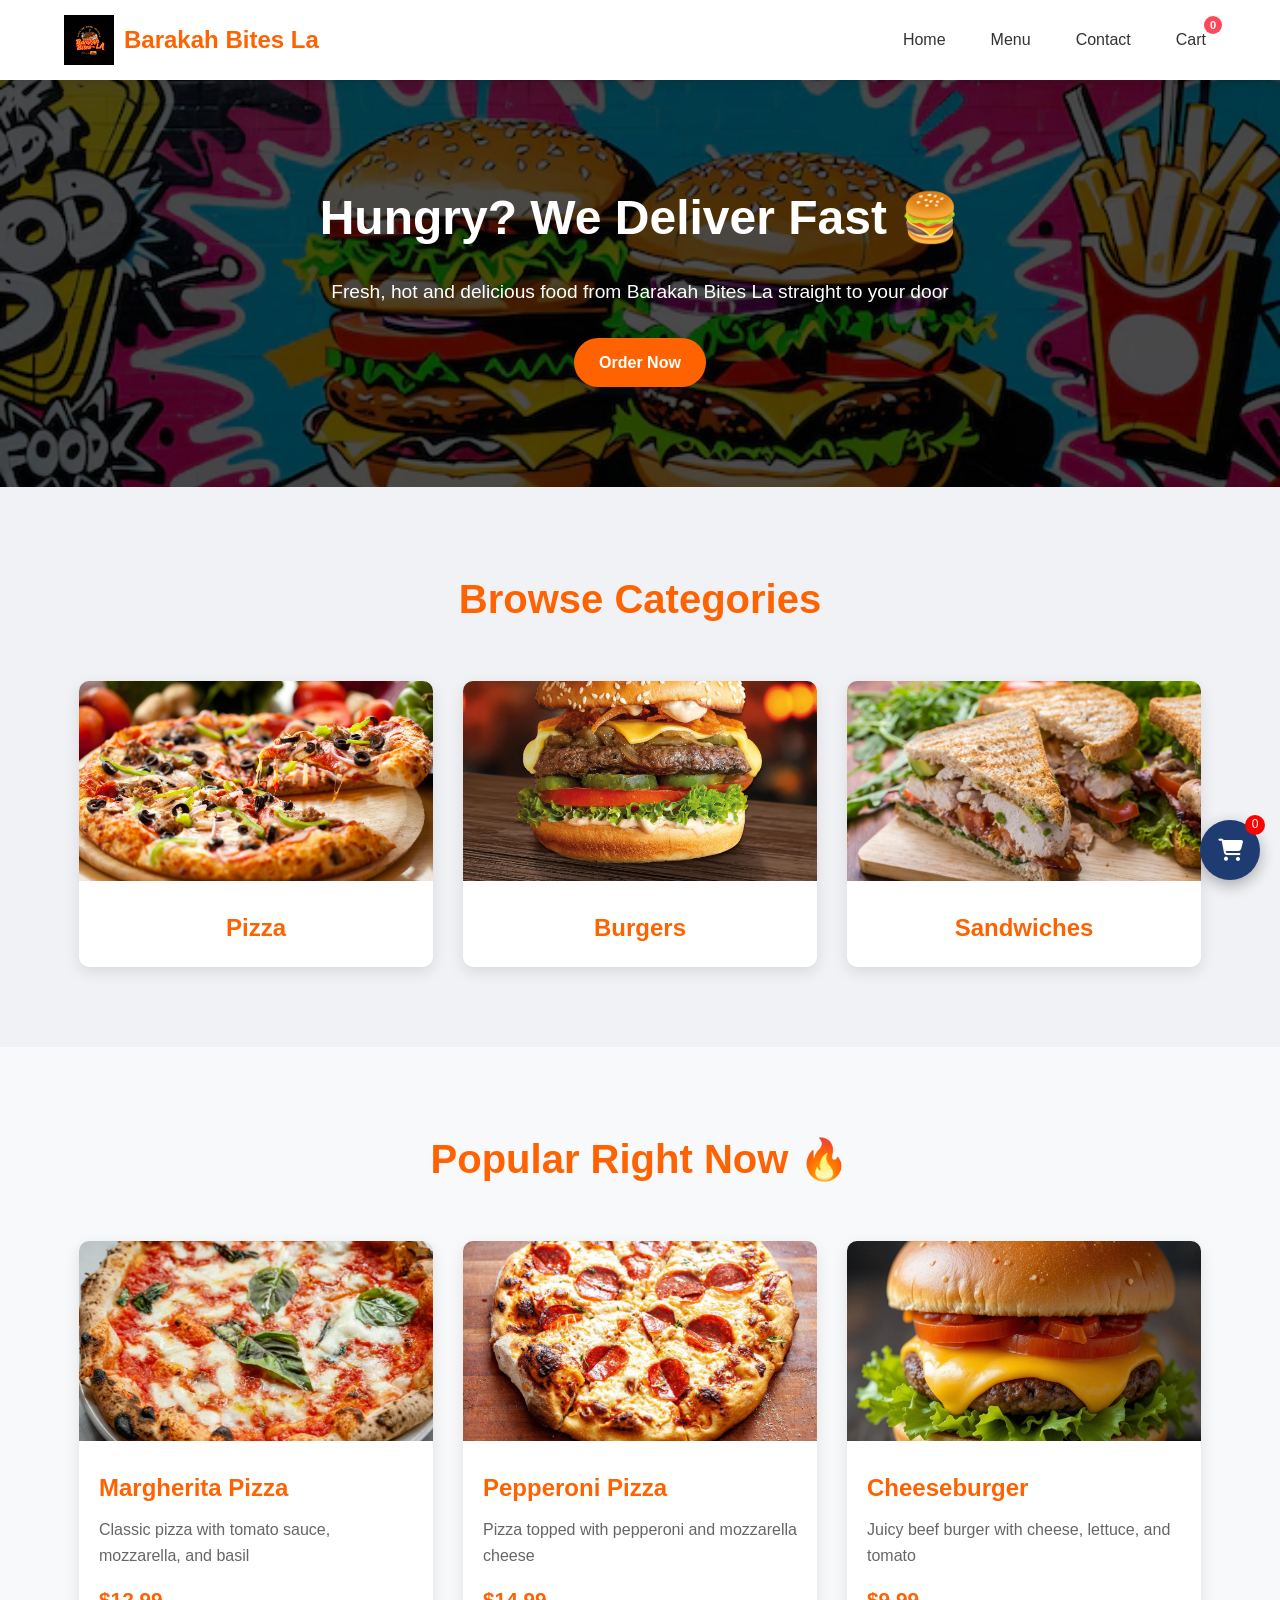
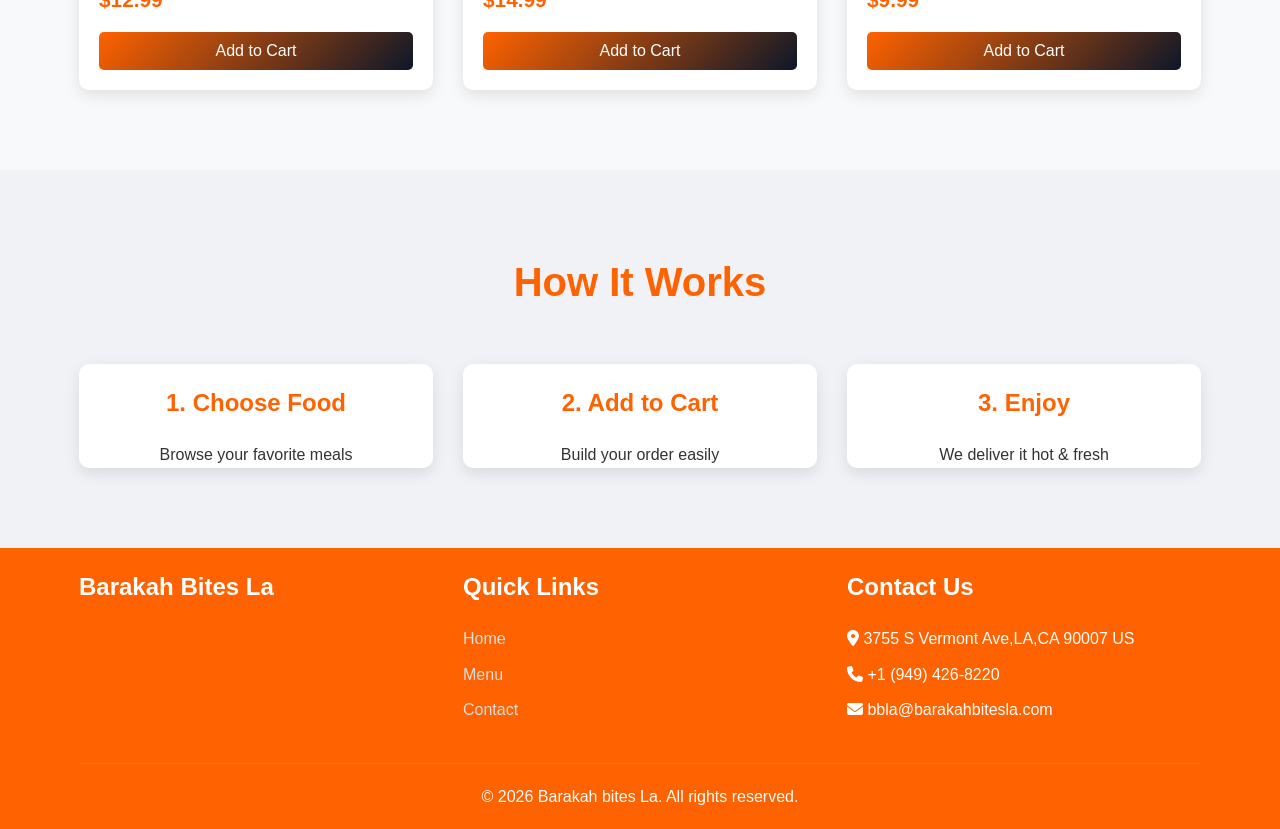
<file: index.html>
<!DOCTYPE html>
<html lang="en">
<head>
    <meta charset="UTF-8">
    <meta name="viewport" content="width=device-width, initial-scale=1.0">
    <title>About Us - Barakah Bites</title>
    <link rel="stylesheet" href="style.css">
    <link rel="stylesheet" href="https://cdnjs.cloudflare.com/ajax/libs/font-awesome/6.4.0/css/all.min.css">
</head>
<body>
    <!-- Header Section -->
    <header>
        <div class="container">
            <div class="logo">
                <img src="images/img1.jpeg" alt="Barakah Bites Logo">
                <h1>Barakah Bites La</h1>
            </div>
            <nav>
                <ul class="nav-links" id="navLinks">
                    <li><a href="index.html">Home</a></li>
                    <li><a href="menu.html">Menu</a></li>
                    <li><a href="contact.html">Contact</a></li>
                    <li><a href="#" id="cartLink">Cart <span class="cart-count">0</span></a></li>
                </ul>
            </nav>
            <div class="menu-toggle" id="menuToggle">
    <i class="fas fa-bars"></i>
</div>
        </div>
    </header>

    <!-- HERO SECTION -->
<section class="hero">
    <div class="hero-content">
        <h1>Hungry? We Deliver Fast 🍔</h1>
        <p>Fresh, hot and delicious food from Barakah Bites La straight to your door</p>
        <a href="menu.html" class="btn-primary">Order Now</a>
    </div>
</section>

<!-- CATEGORIES -->
<section class="categories">
    <div class="container">
        <h2>Browse Categories</h2>

        <div class="category-grid">

            <a href="menu.html?category=pizza" class="category-card">
                <img src="images/pizza.jpg" alt="Pizza">
                <h3>Pizza</h3>
            </a>

            <a href="menu.html?category=burger" class="category-card">
                <img src="images/burger.jpg" alt="Burger">
                <h3>Burgers</h3>
            </a>

            <a href="menu.html?category=sandwich" class="category-card">
                <img src="images/sandwich.jpg" alt="Sandwich">
                <h3>Sandwiches</h3>
            </a>

        </div>
    </div>
</section>

<!-- FEATURED -->
<section class="featured">
    <div class="container">
        <h2>Popular Right Now 🔥</h2>
        <div id="featuredFoods" class="food-grid"></div>
    </div>
</section>

<!-- HOW IT WORKS -->
<section class="how-it-works">
    <div class="container">
        <h2>How It Works</h2>
        <div class="category-grid">
            <div class="category-card">
                <h3>1. Choose Food</h3>
                <p>Browse your favorite meals</p>
            </div>
            <div class="category-card">
                <h3>2. Add to Cart</h3>
                <p>Build your order easily</p>
            </div>
            <div class="category-card">
                <h3>3. Enjoy</h3>
                <p>We deliver it hot & fresh</p>
            </div>
        </div>
    </div>
</section>

    <!-- Cart Modal -->
    <div class="cart-modal" id="cartModal">
        <div class="cart-content">
            <div class="cart-header">
                <h2>Your Cart</h2>
                <span class="close-btn" id="closeCart">&times;</span>
            </div>
            <div class="cart-body">
                <div id="cartItems">
                    <!-- Cart items will be loaded here -->
                    <p class="empty-cart-message">Your cart is empty</p>
                </div>
                <div class="cart-footer">
                    <div class="cart-total">
                        <h3>Total: $<span id="cartTotal">0.00</span></h3>
                    </div>
                    <button class="btn-primary checkout-btn" id="checkoutBtn">Checkout</button>
                </div>
            </div>
        </div>
    </div>

    <div class="cart-modal" id="orderFormModal">
    <div class="cart-content">
        <div class="cart-header">
            <h2>Delivery Details</h2>
            <span class="close-btn" id="closeForm">&times;</span>
        </div>

        <div class="cart-body">
            <input type="text" id="custName" placeholder="Full Name" />
            <input type="text" id="custPhone" placeholder="Phone Number" />
            <textarea id="custAddress" placeholder="Delivery Address"></textarea>

            <button class="btn-primary" id="sendWhatsApp">Send Order</button>
        </div>
    </div>
</div>

    <!-- Footer -->
    <footer>
        <div class="container">
            <div class="footer-content">
                <div class="footer-section">
                    <h3>Barakah Bites La</h3>
                </div>
                <div class="footer-section">
                    <h3>Quick Links</h3>
                    <ul>
                        <li><a href="index.html">Home</a></li>
                        <li><a href="menu.html">Menu</a></li>
                        <li><a href="contact.html">Contact</a></li>
                    </ul>
                </div>
                <div class="footer-section">
                    <h3>Contact Us</h3>
                    <p><i class="fas fa-map-marker-alt"></i> 3755 S Vermont Ave,LA,CA 90007 US</p>
                    <p><i class="fas fa-phone"></i> +1 (949) 426-8220</p>
                    <p><i class="fas fa-envelope"></i> bbla@barakahbitesla.com</p>
                </div>
            </div>
            <div class="footer-bottom">
                <p>&copy; 2026 Barakah bites La. All rights reserved.</p>
            </div>
        </div>
    </footer>

    <script src="script.js"></script>
    <div class="floating-cart" id="floatingCart">
    <i class="fas fa-shopping-cart"></i>
    <span id="floatingCartCount">0</span>
</div>

</body>
</html>
</file>
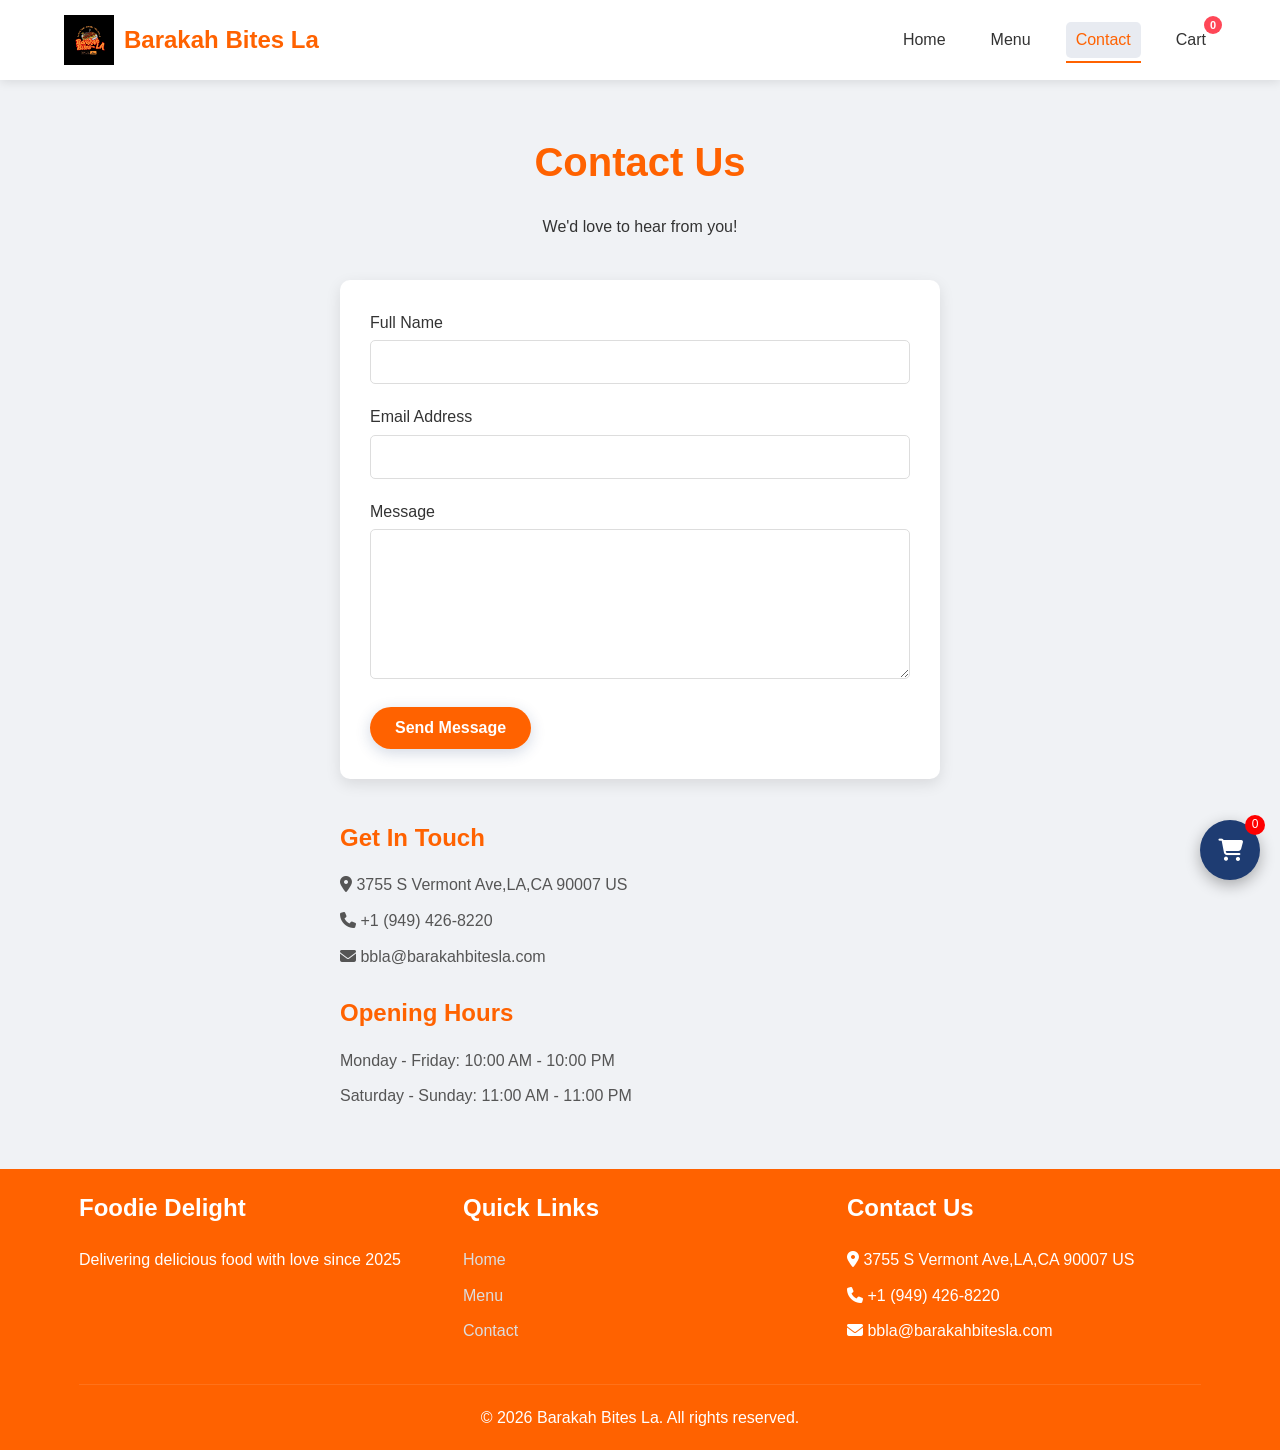
<file: contact.html>
<!DOCTYPE html>
<html lang="en">
<head>
    <meta charset="UTF-8">
    <meta name="viewport" content="width=device-width, initial-scale=1.0">
    <title>Contact Us - Barakah Bites La</title>
    <link rel="stylesheet" href="style.css">
    <link rel="stylesheet" href="https://cdnjs.cloudflare.com/ajax/libs/font-awesome/6.4.0/css/all.min.css">
</head>
<body>
    <!-- Header Section -->
    <header>
        <div class="container">
            <div class="logo">
                <img src="images/img1.jpeg" alt="Barakah Bites La Logo">
                <h1>Barakah Bites La</h1>
            </div>
            <nav>
                <ul class="nav-links" id="navLinks">
                    <li><a href="index.html">Home</a></li>
                    <li><a href="menu.html">Menu</a></li>
                    <li><a href="contact.html" class="active">Contact</a></li>
                    <li><a href="#" id="cartLink">Cart <span class="cart-count">0</span></a></li>
                </ul>
            </nav>
            <div class="menu-toggle" id="menuToggle">
    <i class="fas fa-bars"></i>
</div>
        </div>
    </header>

    <!-- Contact Section -->
    <section class="contact-page">
        <div class="container">
            <div class="contact-header">
                <h1>Contact Us</h1>
                <p>We'd love to hear from you!</p>
            </div>
            
            <div class="contact-form">
                <form id="contactForm">
                    <div class="form-group">
                        <label for="name">Full Name</label>
                        <input type="text" id="name" name="name" required>
                    </div>
                    
                    <div class="form-group">
                        <label for="email">Email Address</label>
                        <input type="email" id="email" name="email" required>
                    </div>
                    
                    <div class="form-group">
                        <label for="message">Message</label>
                        <textarea id="message" name="message" required></textarea>
                    </div>
                    
                    <button type="submit" class="btn-primary">Send Message</button>
                </form>
            </div>
            
            <div class="contact-info">
                <div class="about-content">
                    <h2>Get In Touch</h2>
                    <p><i class="fas fa-map-marker-alt"></i> 3755 S Vermont Ave,LA,CA 90007 US</p>
                    <p><i class="fas fa-phone"></i> +1 (949) 426-8220</p>
                    <p><i class="fas fa-envelope"></i> bbla@barakahbitesla.com</p>
                    
                    <h2>Opening Hours</h2>
                    <p>Monday - Friday: 10:00 AM - 10:00 PM</p>
                    <p>Saturday - Sunday: 11:00 AM - 11:00 PM</p>
                </div>
            </div>
        </div>
    </section>

    <!-- Cart Modal -->
    <div class="cart-modal" id="cartModal">
        <div class="cart-content">
            <div class="cart-header">
                <h2>Your Cart</h2>
                <span class="close-btn" id="closeCart">&times;</span>
            </div>
            <div class="cart-body">
                <div id="cartItems">
                    <!-- Cart items will be loaded here -->
                    <p class="empty-cart-message">Your cart is empty</p>
                </div>
                <div class="cart-footer">
                    <div class="cart-total">
                        <h3>Total: $<span id="cartTotal">0.00</span></h3>
                    </div>
                    <button class="btn-primary checkout-btn" id="checkoutBtn">Checkout</button>
                </div>
            </div>
        </div>
    </div>

    <div class="cart-modal" id="orderFormModal">
    <div class="cart-content">
        <div class="cart-header">
            <h2>Delivery Details</h2>
            <span class="close-btn" id="closeForm">&times;</span>
        </div>

        <div class="cart-body">
            <input type="text" id="custName" placeholder="Full Name" />
            <input type="text" id="custPhone" placeholder="Phone Number" />
            <textarea id="custAddress" placeholder="Delivery Address"></textarea>

            <button class="btn-primary" id="sendWhatsApp">Send Order</button>
        </div>
    </div>
</div>

    <!-- Footer -->
    <footer>
        <div class="container">
            <div class="footer-content">
                <div class="footer-section">
                    <h3>Foodie Delight</h3>
                    <p>Delivering delicious food with love since 2025</p>
                </div>
                <div class="footer-section">
                    <h3>Quick Links</h3>
                    <ul>
                        <li><a href="index.html">Home</a></li>
                        <li><a href="menu.html">Menu</a></li>
                        <li><a href="contact.html">Contact</a></li>
                    </ul>
                </div>
                <div class="footer-section">
                    <h3>Contact Us</h3>
                   <p><i class="fas fa-map-marker-alt"></i> 3755 S Vermont Ave,LA,CA 90007 US</p>
                    <p><i class="fas fa-phone"></i> +1 (949) 426-8220</p>
                    <p><i class="fas fa-envelope"></i> bbla@barakahbitesla.com</p>
                </div>
            </div>
            <div class="footer-bottom">
                <p>&copy; 2026 Barakah Bites La. All rights reserved.</p>
            </div>
        </div>
    </footer>

    <script src="script.js"></script>
    <div class="floating-cart" id="floatingCart">
    <i class="fas fa-shopping-cart"></i>
    <span id="floatingCartCount">0</span>
</div>

</body>
</html>
</file>
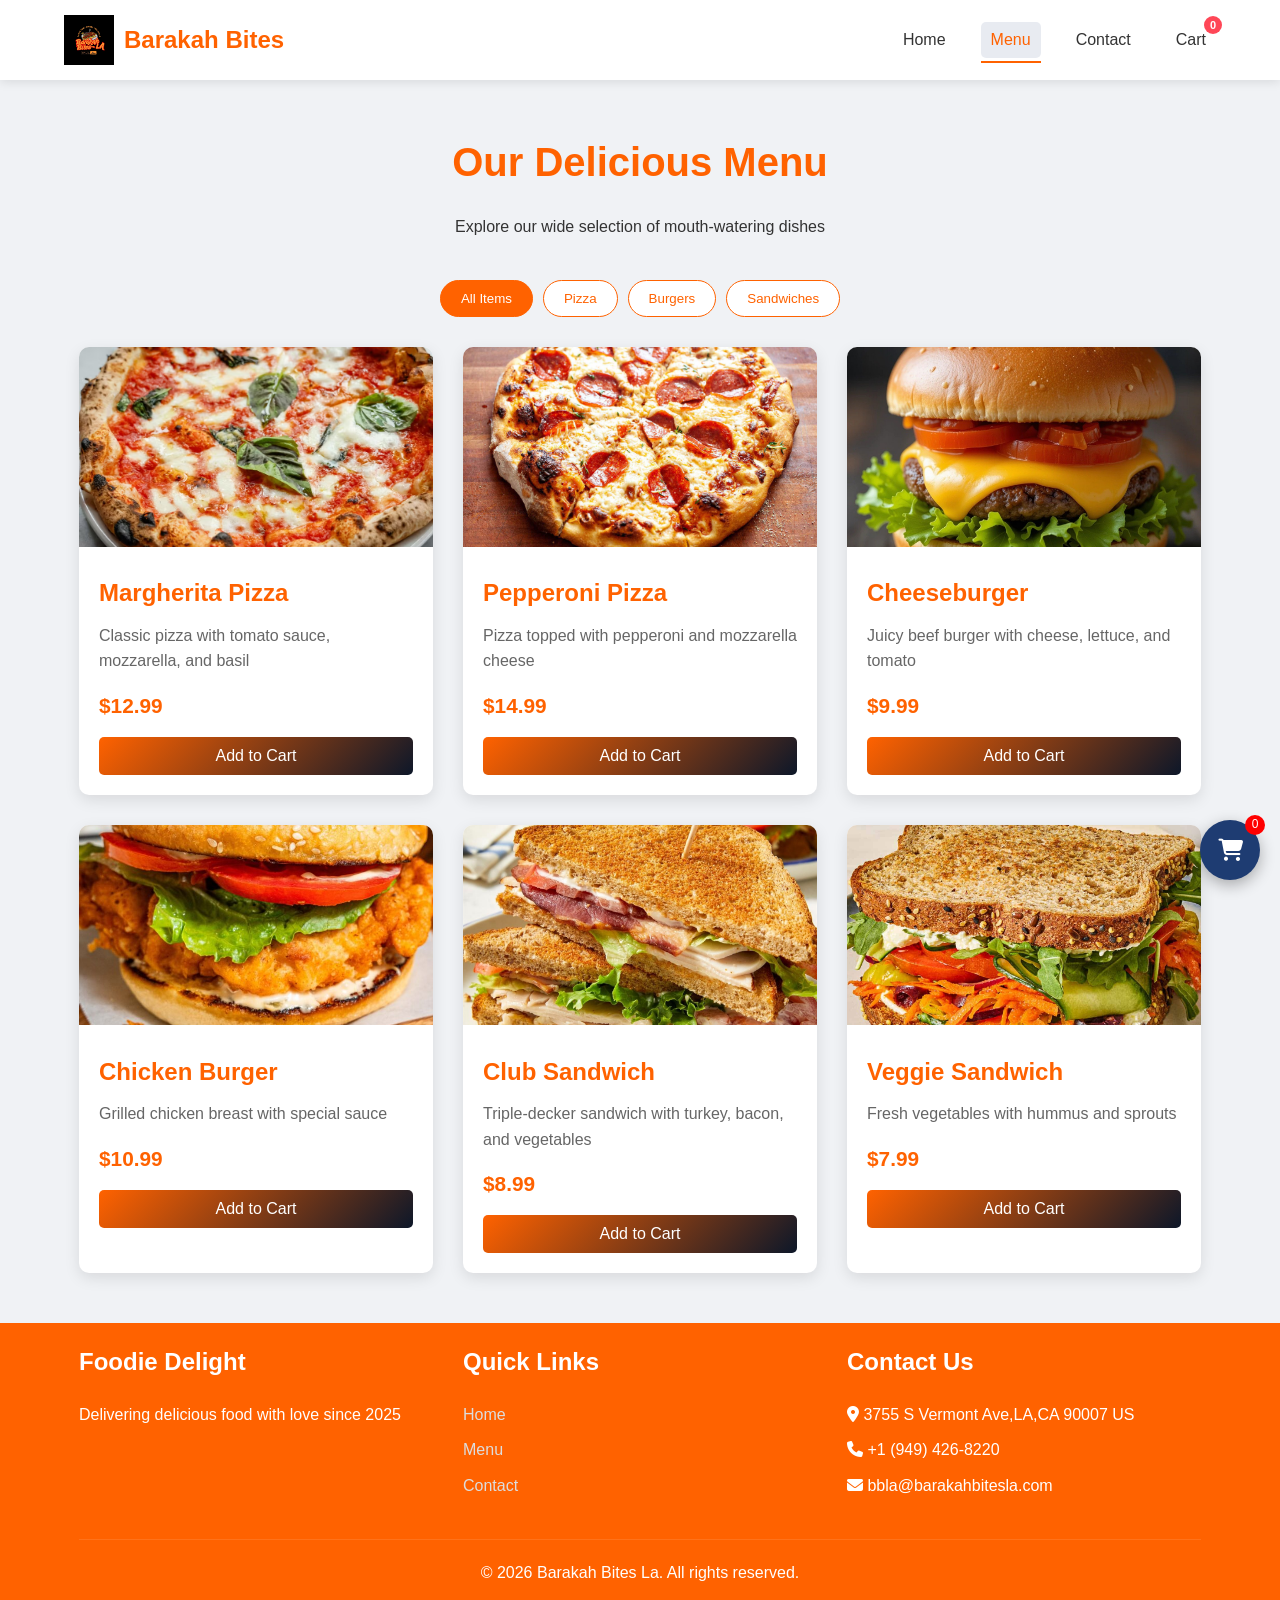
<file: menu.html>
<!DOCTYPE html>
<html lang="en">
<head>
    <meta charset="UTF-8">
    <meta name="viewport" content="width=device-width, initial-scale=1.0">
    <title>Our Menu - Barakah Bites La</title>
    <link rel="stylesheet" href="style.css">
    <link rel="stylesheet" href="https://cdnjs.cloudflare.com/ajax/libs/font-awesome/6.4.0/css/all.min.css">
</head>
<body>
    <!-- Header Section -->
    <header>
        <div class="container">
            <div class="logo">
                <img src="images/img1.jpeg" alt="Barakah Bites Logo">
                <h1>Barakah Bites</h1>
            </div>
            <nav>
                <ul class="nav-links" id="navLinks">
                    <li><a href="index.html">Home</a></li>
                    <li><a href="menu.html" class="active">Menu</a></li>
                    <li><a href="contact.html">Contact</a></li>
                    <li><a href="#" id="cartLink">Cart <span class="cart-count">0</span></a></li>
                </ul>
            </nav>
            <div class="menu-toggle" id="menuToggle">
    <i class="fas fa-bars"></i>
</div>
        </div>
    </header>

    <!-- Menu Section -->
    <section class="menu-page">
        <div class="container">
            <div class="menu-header">
                <h1>Our Delicious Menu</h1>
                <p>Explore our wide selection of mouth-watering dishes</p>
            </div>
            
            <div class="filter-buttons">
                <button class="filter-btn active" data-category="all">All Items</button>
                <button class="filter-btn" data-category="pizza">Pizza</button>
                <button class="filter-btn" data-category="burger">Burgers</button>
                <button class="filter-btn" data-category="sandwich">Sandwiches</button>
            </div>
            
            <div class="food-grid" id="menuFoods">
                <!-- Menu items will be loaded here by JavaScript -->
            </div>
        </div>
    </section>

    <!-- Cart Modal -->
    <div class="cart-modal" id="cartModal">
        <div class="cart-content">
            <div class="cart-header">
                <h2>Your Cart</h2>
                <span class="close-btn" id="closeCart">&times;</span>
            </div>
            <div class="cart-body">
                <div id="cartItems">
                    <!-- Cart items will be loaded here -->
                    <p class="empty-cart-message">Your cart is empty</p>
                </div>
                <div class="cart-footer">
                    <div class="cart-total">
                        <h3>Total: $<span id="cartTotal">0.00</span></h3>
                    </div>
                    <button class="btn-primary checkout-btn" id="checkoutBtn">Checkout</button>
                </div>
            </div>
        </div>
    </div>

    <div class="cart-modal" id="orderFormModal">
    <div class="cart-content">
        <div class="cart-header">
            <h2>Delivery Details</h2>
            <span class="close-btn" id="closeForm">&times;</span>
        </div>

        <div class="cart-body">
            <input type="text" id="custName" placeholder="Full Name" />
            <input type="text" id="custPhone" placeholder="Phone Number" />
            <textarea id="custAddress" placeholder="Delivery Address"></textarea>

            <button class="btn-primary" id="sendWhatsApp">Send Order</button>
        </div>
    </div>
</div>

    <!-- Footer -->
    <footer>
        <div class="container">
            <div class="footer-content">
                <div class="footer-section">
                    <h3>Foodie Delight</h3>
                    <p>Delivering delicious food with love since 2025</p>
                </div>
                <div class="footer-section">
                    <h3>Quick Links</h3>
                    <ul>
                        <li><a href="index.html">Home</a></li>
                        <li><a href="menu.html">Menu</a></li>
                        <li><a href="contact.html">Contact</a></li>
                    </ul>
                </div>
                <div class="footer-section">
                    <h3>Contact Us</h3>
                    <p><i class="fas fa-map-marker-alt"></i> 3755 S Vermont Ave,LA,CA 90007 US</p>
                    <p><i class="fas fa-phone"></i> +1 (949) 426-8220</p>
                    <p><i class="fas fa-envelope"></i> bbla@barakahbitesla.com</p>
                </div>
            </div>
            <div class="footer-bottom">
                <p>&copy; 2026 Barakah Bites La. All rights reserved.</p>
            </div>
        </div>
    </footer>

    <script src="script.js"></script>
    <div class="floating-cart" id="floatingCart">
    <i class="fas fa-shopping-cart"></i>
    <span id="floatingCartCount">0</span>
</div>

</body>
</html>
</file>
<file: style.css>
/* Global Styles */
* {
    margin: 0;
    padding: 0;
    box-sizing: border-box;
}

body {
    font-family: 'Segoe UI', Tahoma, Geneva, Verdana, sans-serif;
    background-color: #f0f2f5;
    color: #333;
    line-height: 1.6;
}

.container {
    width: 90%;
    max-width: 1200px;
    margin: 0 auto;
    padding: 0 15px;
}

.btn-primary {
    display: inline-block;
    background: linear-gradient(135deg, #ff6200, #ff6200);
    color: white;
    padding: 12px 25px;
    border: none;
    border-radius: 30px;
    cursor: pointer;
    font-size: 16px;
    font-weight: 600;
    text-decoration: none;
    transition: all 0.3s ease;
    box-shadow: 0 4px 15px rgba(30, 60, 114, 0.2);
}

.btn-primary:hover {
    background: linear-gradient(135deg, #ff6200, #ff6200);
    transform: translateY(-2px);
    box-shadow: 0 6px 20px rgba(30, 60, 114, 0.3);
}

/* Header Styles */
header {
    background: white;
    box-shadow: 0 2px 10px rgba(0, 0, 0, 0.1);
    position: sticky;
    top: 0;
    z-index: 1000;
}

header .container {
    display: flex;
    justify-content: space-between;
    align-items: center;
    padding: 15px 0;
}

.logo {
    display: flex;
    align-items: center;
}

.logo img {
    height: 50px;
    margin-right: 10px;
}

.logo h1 {
    color: #ff6200;
    font-size: 24px;
}

.nav-links {
    display: flex;
    list-style: none;
}

.nav-links li {
    margin-left: 25px;
}

/* BUG FIX: Cart badge needs position:relative on the parent <a> to anchor correctly */
.nav-links a {
    text-decoration: none;
    color: #333;
    font-weight: 500;
    transition: color 0.3s;
    position: relative;
    display: inline-block;
    padding: 5px 10px;
    border-radius: 5px;
}

.nav-links a:hover,
.nav-links a.active {
    color: #ff6200;
    background-color: rgba(30, 60, 114, 0.1);
}

.nav-links a::after {
    content: '';
    position: absolute;
    bottom: -5px;
    left: 0;
    width: 0;
    height: 2px;
    background: #ff6200;
    transition: width 0.3s;
}

.nav-links a:hover::after,
.nav-links a.active::after {
    width: 100%;
}

/* BUG FIX: .cart-count was position:absolute but parent wasn't position:relative.
   Now the parent <a> is position:relative (above), so the badge anchors correctly. */
.cart-count {
    position: absolute;
    top: -6px;
    right: -6px;
    background: #ff4757;
    color: white;
    font-size: 11px;
    font-weight: bold;
    width: 18px;
    height: 18px;
    border-radius: 50%;
    display: inline-flex;
    justify-content: center;
    align-items: center;
    line-height: 1;
}

/* Hero Section */
.hero {
    background: linear-gradient(rgba(0, 0, 0, 0.7), rgba(0, 0, 0, 0.7)), url('images/bg.avif');
    background-size: cover;
    background-position: center;
    color: white;
    padding: 100px 0;
    text-align: center;
}

.hero-content h1 {
    font-size: 3rem;
    margin-bottom: 20px;
}

.hero-content p {
    font-size: 1.2rem;
    margin-bottom: 30px;
    max-width: 700px;
    margin-left: auto;
    margin-right: auto;
}

/* Categories Section */
.categories {
    padding: 80px 0;
}

.categories h2 {
    text-align: center;
    font-size: 2.5rem;
    margin-bottom: 50px;
    color: #ff6200;
}

.category-grid {
    display: grid;
    grid-template-columns: repeat(auto-fit, minmax(250px, 1fr));
    gap: 30px;
}

.category-card {
    text-decoration: none;
    color: inherit;
    display: block;
    background: white;
    border-radius: 10px;
    overflow: hidden;
    box-shadow: 0 5px 15px rgba(0, 0, 0, 0.1);
    transition: transform 0.3s ease;
    text-align: center;
}

.category-card:hover {
    transform: translateY(-10px);
}

.category-card img {
    width: 100%;
    height: 200px;
    object-fit: cover;
}

.category-card h3 {
    padding: 20px;
    font-size: 1.5rem;
    color: #ff6200;
}

/* Featured Items Section */
.featured {
    padding: 80px 0;
    background-color: #f8f9fa;
}

.featured h2 {
    text-align: center;
    font-size: 2.5rem;
    margin-bottom: 50px;
    color: #ff6200;
}

.food-grid {
    display: grid;
    grid-template-columns: repeat(auto-fit, minmax(300px, 1fr));
    gap: 30px;
}

.food-card {
    background: white;
    border-radius: 10px;
    overflow: hidden;
    box-shadow: 0 5px 15px rgba(0, 0, 0, 0.1);
    transition: transform 0.3s ease;
}

.food-card:hover {
    transform: translateY(-5px);
}

.food-card img {
    width: 100%;
    height: 200px;
    object-fit: cover;
}

.food-info {
    padding: 20px;
}

.food-info h3 {
    font-size: 1.5rem;
    margin-bottom: 10px;
    color: #ff6200;
}

.food-info p {
    color: #666;
    margin-bottom: 15px;
}

.price {
    font-size: 1.3rem;
    font-weight: bold;
    color: #ff6200;
    margin-bottom: 15px;
    display: block;
}

.add-to-cart {
    width: 100%;
    padding: 10px;
    background: linear-gradient(135deg, #ff6200, #0d1729);
    color: white;
    border: none;
    border-radius: 5px;
    cursor: pointer;
    font-size: 16px;
    transition: background 0.3s;
}

.add-to-cart:hover {
    background: linear-gradient(135deg, #ff6200, #ff6200);
}

/* How It Works Section */
/* BUG FIX: Use dedicated step classes instead of category-card so the
   img CSS rule doesn't create a broken 200px empty space in text-only cards */
.how-it-works {
    padding: 80px 0;
}

.how-it-works h2 {
    text-align: center;
    font-size: 2.5rem;
    margin-bottom: 50px;
    color: #ff6200;
}

.steps-grid {
    display: grid;
    grid-template-columns: repeat(auto-fit, minmax(200px, 1fr));
    gap: 30px;
}

.step-card {
    background: white;
    border-radius: 10px;
    padding: 30px 20px;
    box-shadow: 0 5px 15px rgba(0, 0, 0, 0.1);
    text-align: center;
    transition: transform 0.3s ease;
}

.step-card:hover {
    transform: translateY(-5px);
}

.step-card h3 {
    font-size: 1.3rem;
    color: #ff6200;
    margin-bottom: 10px;
}

.step-card p {
    color: #666;
}

/* Cart Modal */
.cart-modal {
    display: none;
    position: fixed;
    top: 0;
    left: 0;
    width: 100%;
    height: 100%;
    background: rgba(0, 0, 0, 0.5);
    z-index: 2000;
    justify-content: center;
    align-items: center;
}

.cart-content {
    background: white;
    width: 90%;
    max-width: 600px;
    border-radius: 10px;
    overflow: hidden;
    max-height: 80vh;
    display: flex;
    flex-direction: column;
}

.cart-header {
    background: #ff6200;
    color: white;
    padding: 20px;
    display: flex;
    justify-content: space-between;
    align-items: center;
}

.close-btn {
    font-size: 30px;
    cursor: pointer;
}

.cart-body {
    padding: 20px;
    overflow-y: auto;
    flex-grow: 1;
}

.cart-item {
    display: flex;
    justify-content: space-between;
    align-items: center;
    padding: 15px 0;
    border-bottom: 1px solid #eee;
}

.item-info {
    flex-grow: 1;
}

.item-info h4 {
    margin-bottom: 5px;
}

.item-price {
    color: #ff6200;
    font-weight: bold;
}

.item-quantity {
    display: flex;
    align-items: center;
    margin: 0 20px;
}

.quantity-btn {
    width: 30px;
    height: 30px;
    background: #ff6200;
    color: white;
    border: none;
    border-radius: 50%;
    cursor: pointer;
    font-size: 16px;
}

.quantity {
    margin: 0 10px;
}

.remove-item {
    background: #ff4757;
    color: white;
    border: none;
    width: 30px;
    height: 30px;
    border-radius: 50%;
    cursor: pointer;
    font-size: 18px;
}

.cart-footer {
    padding: 20px;
    border-top: 1px solid #eee;
}

.cart-total {
    text-align: right;
    margin-bottom: 20px;
}

.checkout-btn {
    width: 100%;
    padding: 15px;
    font-size: 18px;
}

.empty-cart-message {
    text-align: center;
    color: #666;
    font-style: italic;
    padding: 30px 0;
}

/* Order Form Modal inputs */
#orderFormModal input,
#orderFormModal textarea {
    width: 100%;
    padding: 12px;
    margin-bottom: 10px;
    border: 1px solid #ddd;
    border-radius: 8px;
    font-size: 14px;
}

#orderFormModal textarea {
    height: 100px;
    resize: none;
}

/* Footer */
footer {
    background: #ff6200;
    color: white;
    padding: 20px 0;
}

.footer-content {
    display: grid;
    grid-template-columns: repeat(auto-fit, minmax(250px, 1fr));
    gap: 30px;
    margin-bottom: 30px;
}

.footer-section h3 {
    margin-bottom: 20px;
    font-size: 1.5rem;
}

.footer-section ul {
    list-style: none;
}

.footer-section ul li {
    margin-bottom: 10px;
}

.footer-section ul li a {
    color: #ddd;
    text-decoration: none;
    transition: color 0.3s;
}

.footer-section ul li a:hover {
    color: white;
}

.footer-section p {
    margin-bottom: 10px;
}

.footer-bottom {
    text-align: center;
    padding-top: 20px;
    border-top: 1px solid rgba(255, 255, 255, 0.1);
}

/* Floating Cart Button */
.floating-cart {
    position: fixed;
    bottom: 20px;
    right: 20px;
    background: #1e3c72;
    color: white;
    width: 60px;
    height: 60px;
    border-radius: 50%;
    display: flex;
    justify-content: center;
    align-items: center;
    font-size: 22px;
    cursor: pointer;
    box-shadow: 0 5px 15px rgba(0, 0, 0, 0.3);
    z-index: 3000;
}

.floating-cart span {
    position: absolute;
    top: -5px;
    right: -5px;
    background: red;
    width: 20px;
    height: 20px;
    font-size: 12px;
    border-radius: 50%;
    display: flex;
    justify-content: center;
    align-items: center;
}

/* Mobile Navbar */
.menu-toggle {
    display: none;
    font-size: 24px;
    cursor: pointer;
    color: #ff6200;
}

@media (max-width: 768px) {
    .menu-toggle {
        display: block;
    }

    .nav-links {
        position: absolute;
        top: 70px;
        right: 0;
        background: white;
        width: 100%;
        flex-direction: column;
        align-items: center;
        display: none;
        box-shadow: 0 5px 10px rgba(0, 0, 0, 0.1);
        z-index: 999;
    }

    .nav-links.active {
        display: flex;
    }

    .nav-links li {
        margin: 15px 0;
    }

    .hero-content h1 {
        font-size: 2rem;
    }
}

/* Menu Page */
.menu-page {
    padding: 50px 0;
}

.menu-header {
    text-align: center;
    margin-bottom: 40px;
}

.menu-header h1 {
    font-size: 2.5rem;
    color: #ff6200;
    margin-bottom: 20px;
}

.filter-buttons {
    display: flex;
    justify-content: center;
    flex-wrap: wrap;
    gap: 10px;
    margin-bottom: 30px;
}

.filter-btn {
    padding: 10px 20px;
    background: white;
    border: 1px solid #ff6200;
    color: #ff6200;
    border-radius: 30px;
    cursor: pointer;
    transition: all 0.3s;
}

.filter-btn.active,
.filter-btn:hover {
    background: #ff6200;
    color: white;
}

/* Contact Page */
.contact-page {
    padding: 50px 0;
}

.contact-header {
    text-align: center;
    margin-bottom: 40px;
}

.contact-header h1 {
    font-size: 2.5rem;
    color: #ff6200;
    margin-bottom: 20px;
}

.contact-form {
    background: white;
    padding: 30px;
    border-radius: 10px;
    box-shadow: 0 5px 15px rgba(0, 0, 0, 0.1);
    max-width: 600px;
    margin: 0 auto 40px;
}

.form-group {
    margin-bottom: 20px;
}

.form-group label {
    display: block;
    margin-bottom: 5px;
    font-weight: 500;
}

.form-group input,
.form-group textarea {
    width: 100%;
    padding: 12px;
    border: 1px solid #ddd;
    border-radius: 5px;
    font-size: 16px;
}

.form-group textarea {
    height: 150px;
    resize: vertical;
}

.contact-info {
    max-width: 600px;
    margin: 0 auto;
}

.about-content h2 {
    color: #ff6200;
    margin-bottom: 15px;
    margin-top: 25px;
    font-size: 1.5rem;
}

.about-content p {
    margin-bottom: 10px;
    color: #555;
}origin mai
</file>
